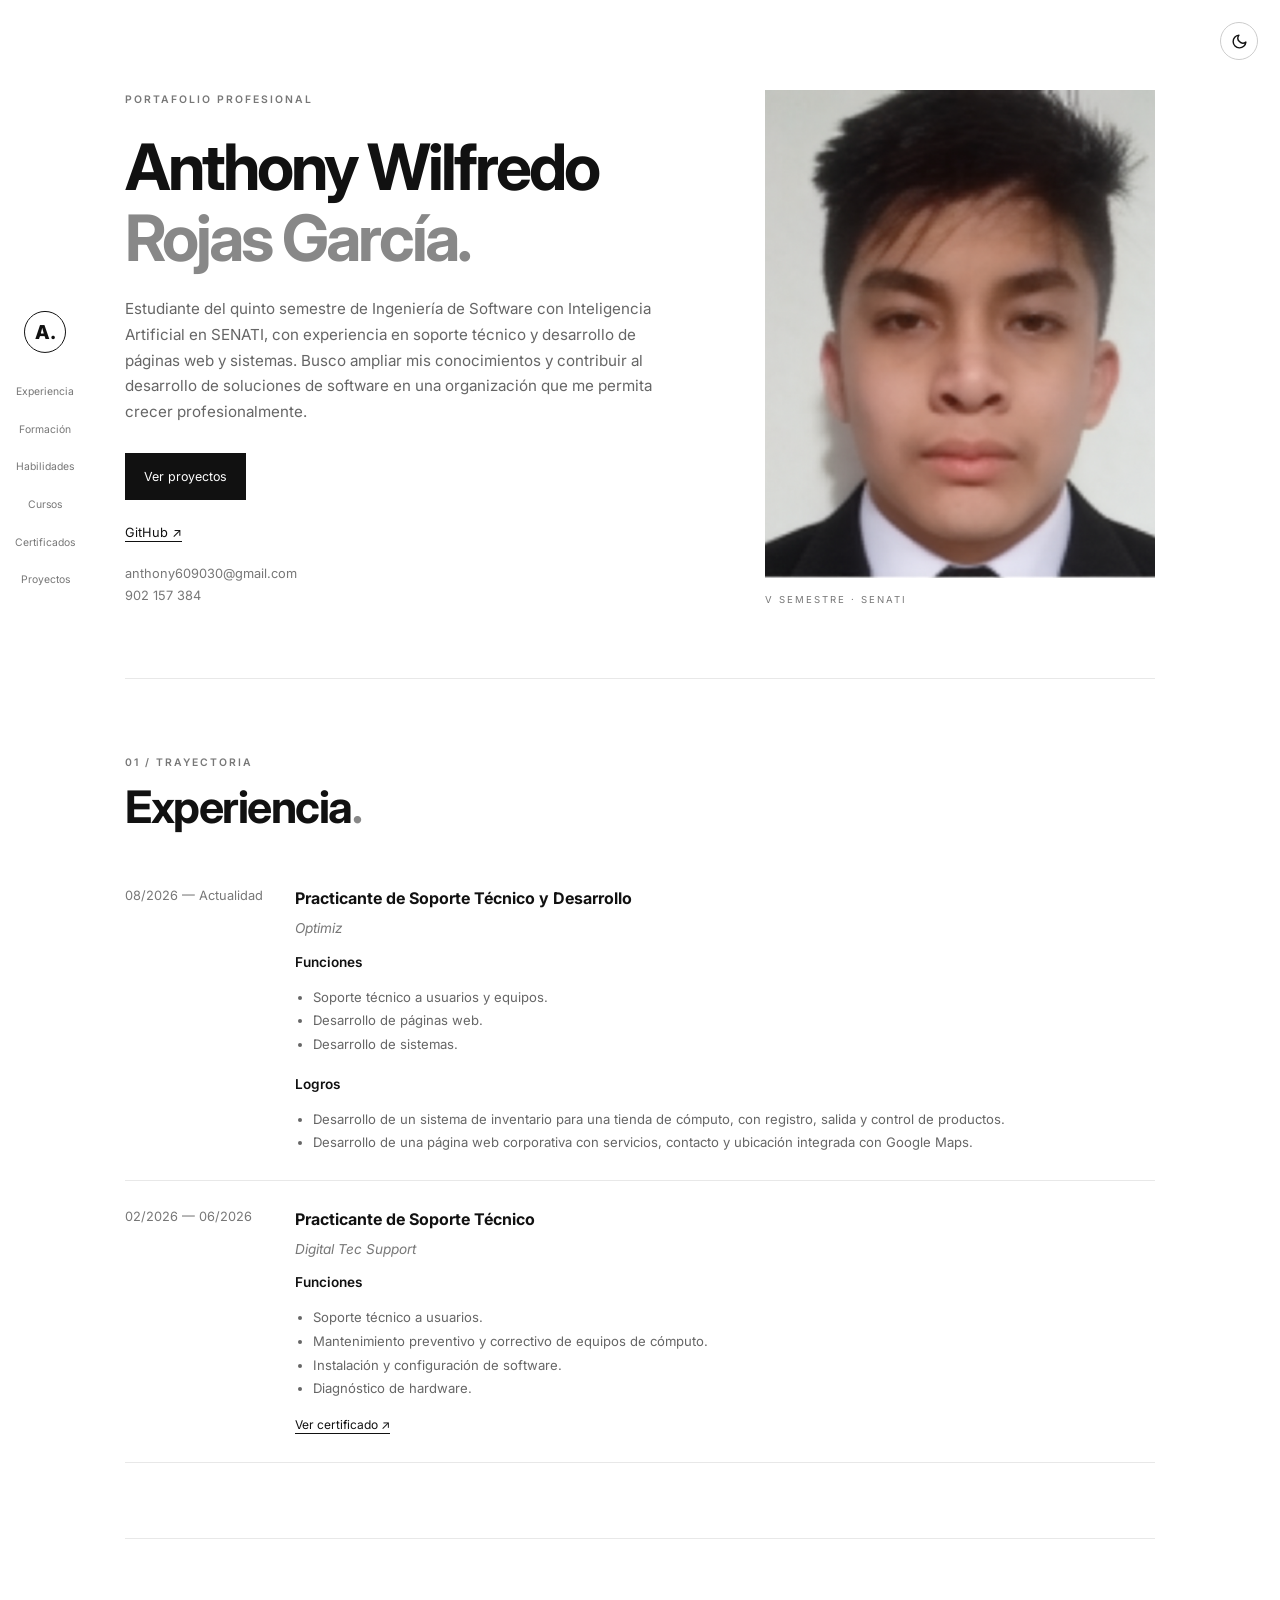
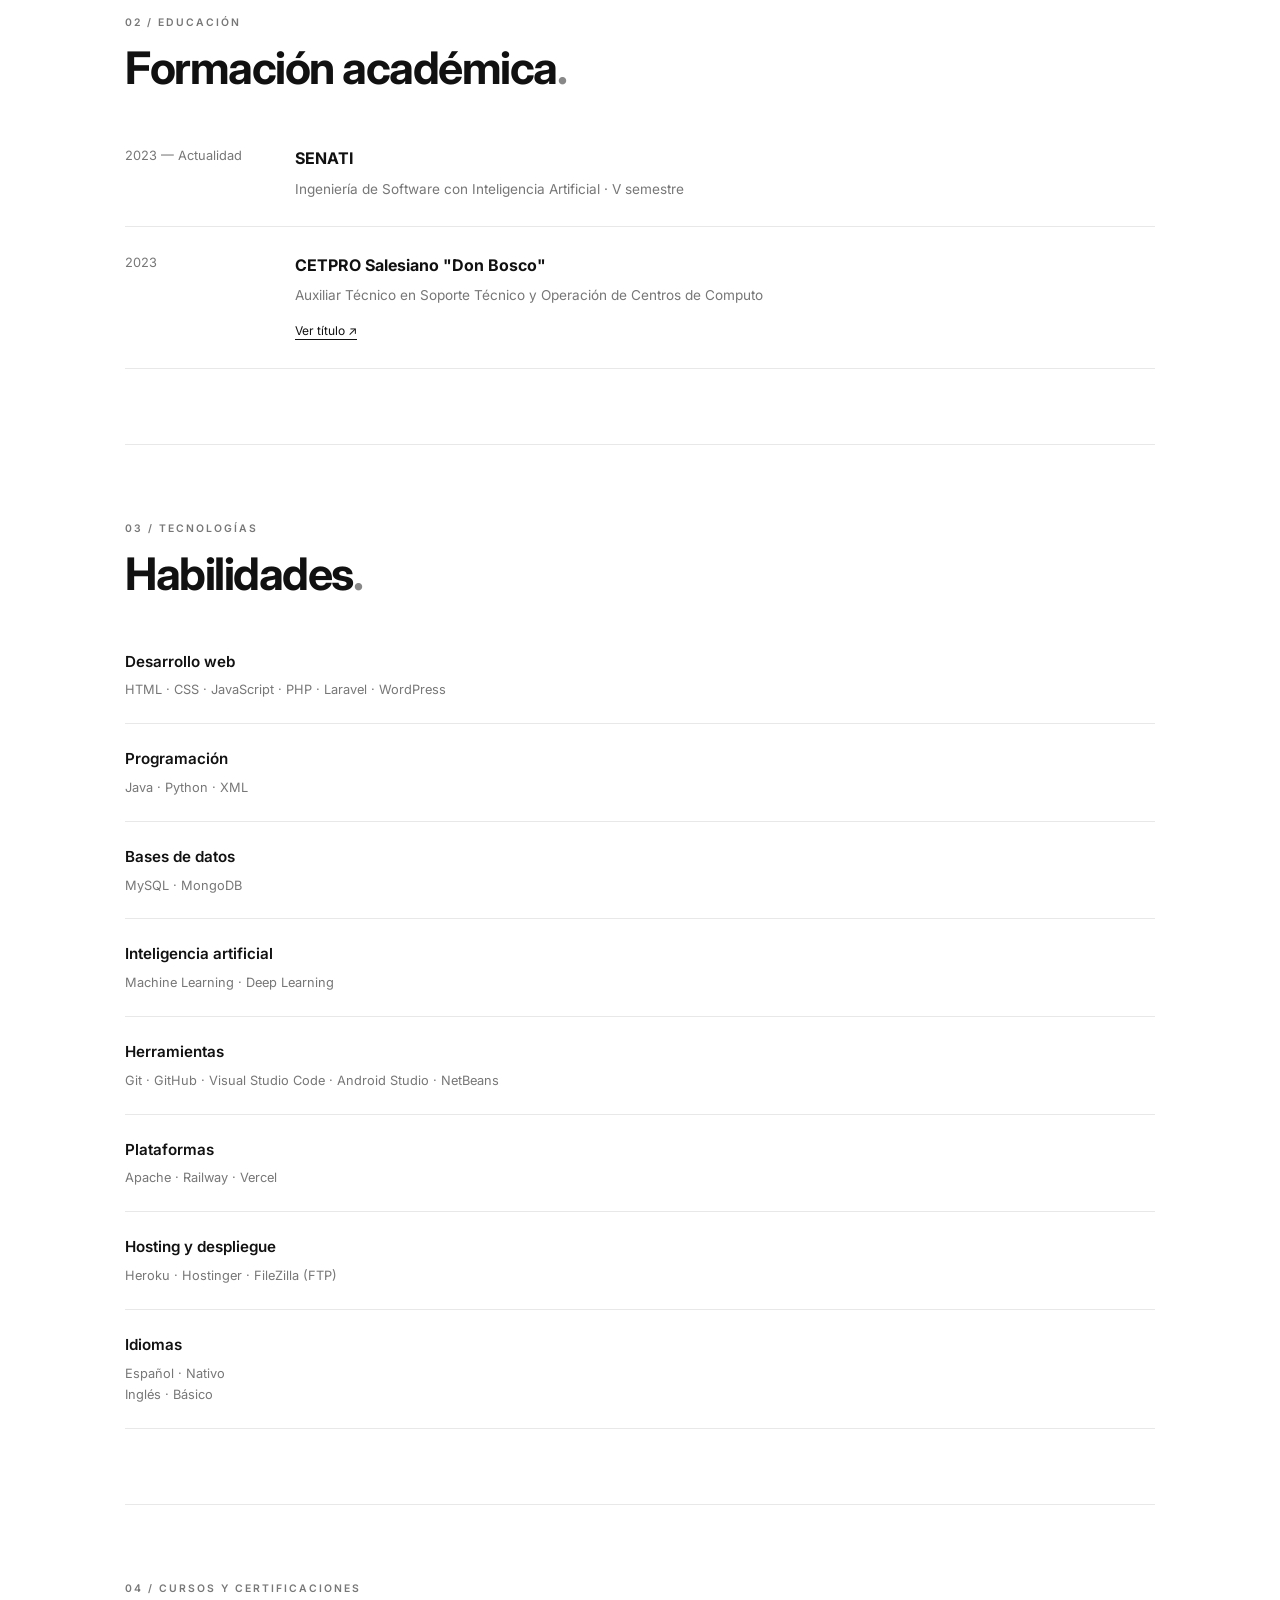
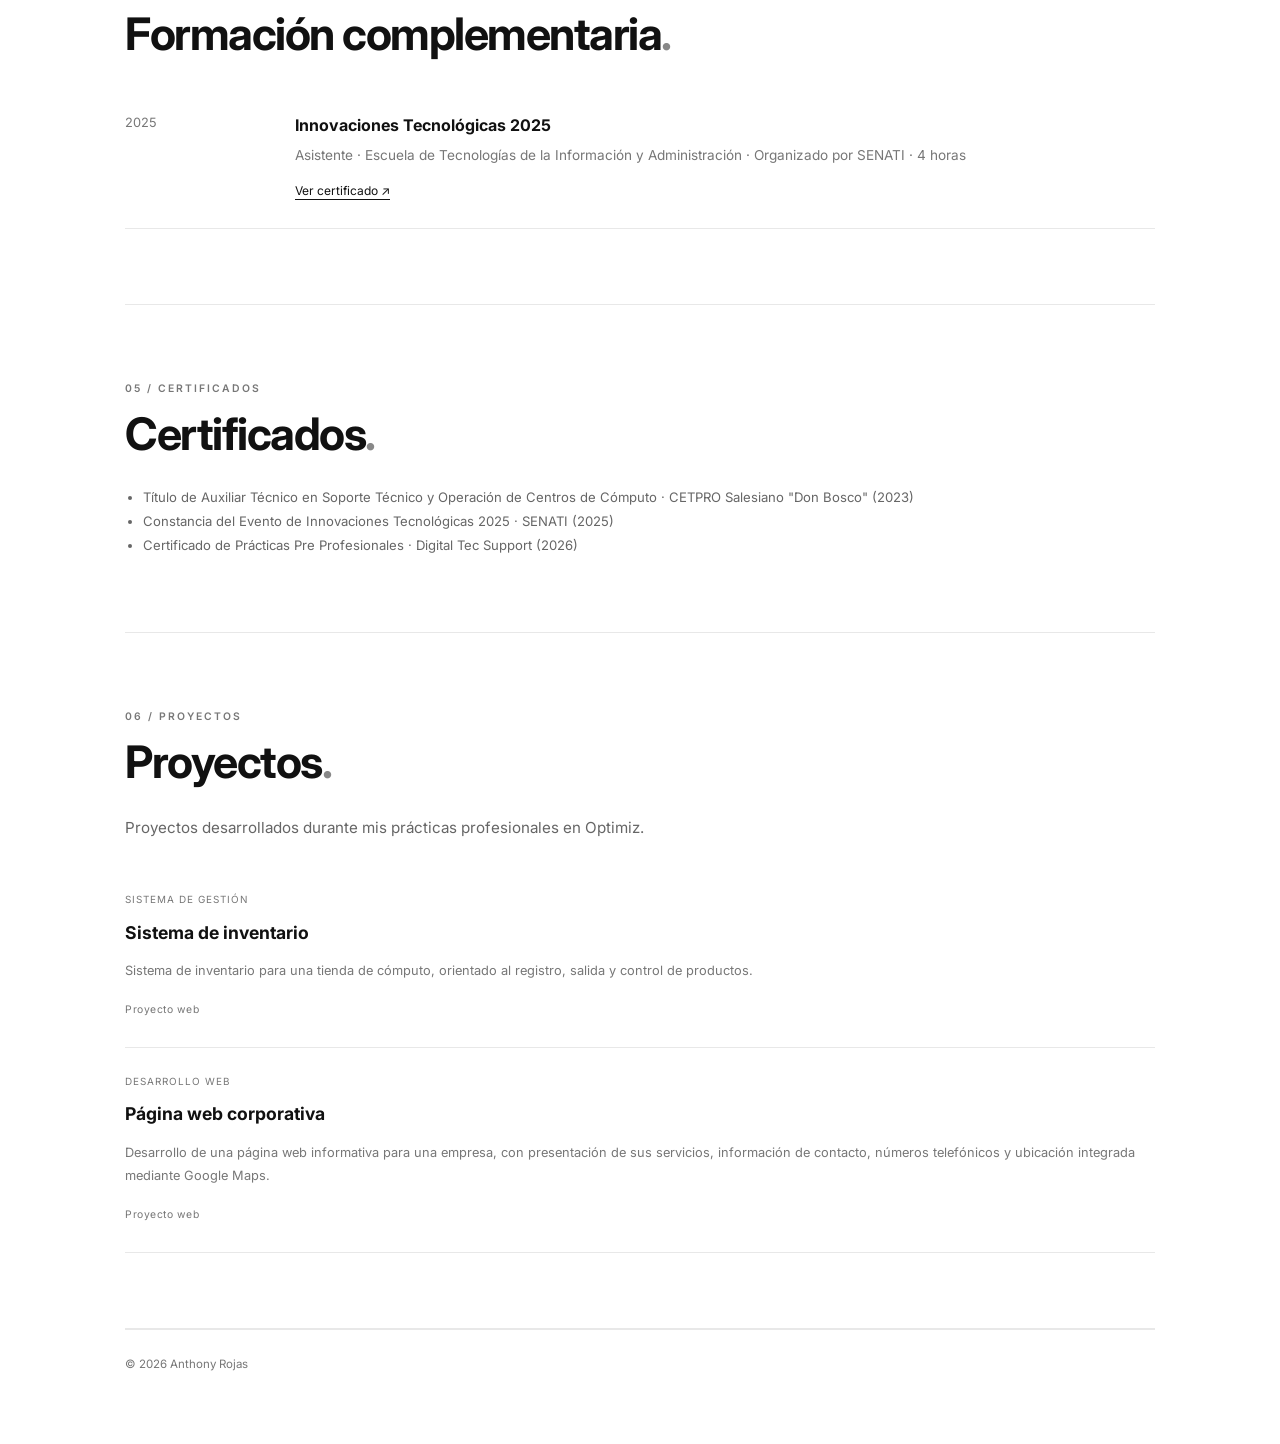
<file: index.html>
<!DOCTYPE html>
<html lang="es">
<head>
    <meta charset="UTF-8">
    <meta name="viewport" content="width=device-width, initial-scale=1.0">
    <title>Anthony Rojas | Portafolio Profesional</title>
    <link rel="preconnect" href="https://fonts.googleapis.com">
    <link href="https://fonts.googleapis.com/css2?family=Inter:wght@400;500;600;700;800&display=swap" rel="stylesheet">
    <link rel="stylesheet" href="./css/base.css">
    <link rel="stylesheet" href="./css/intro.css">
    <link rel="stylesheet" href="./css/layout.css">
    <link rel="stylesheet" href="./css/sections.css">
    <link rel="stylesheet" href="./css/responsive.css">
    <link rel="stylesheet" href="./css/print.css" media="print">
    <script src="./js/theme.js"></script>
</head>
<body>

    <div class="intro">
        <div class="ball">
            <img src="./assets/images/profile.png" alt="Foto de Anthony Rojas">
        </div>
        <h1>Anthony Rojas<span>.</span></h1>
        <p>SOFTWARE · IA · DESARROLLO WEB</p>
    </div>

    <button class="theme-toggle" type="button" aria-label="Cambiar tema">
        <svg class="icon-moon" viewBox="0 0 24 24" aria-hidden="true"><path d="M21 12.8A9 9 0 1 1 11.2 3a7 7 0 0 0 9.8 9.8z"/></svg>
        <svg class="icon-sun" viewBox="0 0 24 24" aria-hidden="true"><circle cx="12" cy="12" r="4"/><path d="M12 2v2M12 20v2M4.9 4.9l1.4 1.4M17.7 17.7l1.4 1.4M2 12h2M20 12h2M4.9 19.1l1.4-1.4M17.7 6.3l1.4-1.4"/></svg>
    </button>

    <nav class="sidebar">
        <a href="#inicio" class="brand">A.</a>
        <a href="#experiencia">Experiencia</a>
        <a href="#formacion">Formación</a>
        <a href="#habilidades">Habilidades</a>
        <a href="#complementaria">Cursos</a>
        <a href="#certificados">Certificados</a>
        <a href="#proyectos">Proyectos</a>
    </nav>

    <main class="portfolio" id="inicio">

        <header class="hero">
            <div class="hero-text">
                <p class="eyebrow">PORTAFOLIO PROFESIONAL</p>
                <h1>Anthony Wilfredo<br><span>Rojas García.</span></h1>
                <p class="hero-summary">
                    Estudiante del quinto semestre de Ingeniería de Software con
                    Inteligencia Artificial en SENATI, con experiencia en soporte
                    técnico y desarrollo de páginas web y sistemas. Busco ampliar
                    mis conocimientos y contribuir al desarrollo de soluciones de
                    software en una organización que me permita crecer
                    profesionalmente.
                </p>

                <div class="actions">
                    <a href="#proyectos" class="button button-dark">Ver proyectos</a>
                </div>

                <a href="https://github.com/AnthonyWRG-60" class="github" target="_blank" rel="noopener noreferrer">GitHub ↗</a>

                <ul class="hero-contact">
                    <li><a href="mailto:anthony609030@gmail.com">anthony609030@gmail.com</a></li>
                    <li><a href="tel:+51902157384">902 157 384</a></li>
                </ul>
            </div>

            <div class="hero-image">
                <div class="image-frame">
                    <img src="./assets/images/profile.png" alt="Foto de Anthony">
                </div>
                <span class="image-label">V SEMESTRE · SENATI</span>
            </div>
        </header>

        <section class="section" id="experiencia">
            <p class="eyebrow">01 / TRAYECTORIA</p>
            <h2>Experiencia<span>.</span></h2>

            <div class="timeline">
                <div class="timeline-item">
                    <span>08/2026 — Actualidad</span>
                    <div>
                        <h3>Practicante de Soporte Técnico y Desarrollo</h3>
                        <p class="company">Optimiz</p>
                        <p class="list-title">Funciones</p>
                        <ul class="bullets">
                            <li>Soporte técnico a usuarios y equipos.</li>
                            <li>Desarrollo de páginas web.</li>
                            <li>Desarrollo de sistemas.</li>
                        </ul>
                        <p class="list-title">Logros</p>
                        <ul class="bullets">
                            <li>Desarrollo de un sistema de inventario para una tienda de cómputo, con registro, salida y control de productos.</li>
                            <li>Desarrollo de una página web corporativa con servicios, contacto y ubicación integrada con Google Maps.</li>
                        </ul>
                    </div>
                </div>

                <div class="timeline-item">
                    <span>02/2026 — 06/2026</span>
                    <div>
                        <h3>Practicante de Soporte Técnico</h3>
                        <p class="company">Digital Tec Support</p>
                        <p class="list-title">Funciones</p>
                        <ul class="bullets">
                            <li>Soporte técnico a usuarios.</li>
                            <li>Mantenimiento preventivo y correctivo de equipos de cómputo.</li>
                            <li>Instalación y configuración de software.</li>
                            <li>Diagnóstico de hardware.</li>
                        </ul>
                        <a class="cert-link" href="./assets/certificates/digitaltec-internship.pdf" target="_blank" rel="noopener noreferrer">Ver certificado ↗</a>
                    </div>
                </div>
            </div>
        </section>

        <section class="section" id="formacion">
            <p class="eyebrow">02 / EDUCACIÓN</p>
            <h2>Formación académica<span>.</span></h2>

            <div class="timeline">
                <div class="timeline-item">
                    <span>2023 — Actualidad</span>
                    <div>
                        <h3>SENATI</h3>
                        <p>Ingeniería de Software con Inteligencia Artificial · V semestre</p>
                    </div>
                </div>

                <div class="timeline-item">
                    <span>2023</span>
                    <div>
                        <h3>CETPRO Salesiano "Don Bosco"</h3>
                        <p>Auxiliar Técnico en Soporte Técnico y Operación de Centros de Computo</p>
                        <a class="cert-link" href="./assets/certificates/cetpro-title.pdf" target="_blank" rel="noopener noreferrer">Ver título ↗</a>
                    </div>
                </div>
            </div>
        </section>

        <section class="section" id="habilidades">
            <p class="eyebrow">03 / TECNOLOGÍAS</p>
            <h2>Habilidades<span>.</span></h2>

            <div class="skills">
                <article>
                    <h3>Desarrollo web</h3>
                    <p>HTML · CSS · JavaScript · PHP · Laravel · WordPress</p>
                </article>

                <article>
                    <h3>Programación</h3>
                    <p>Java · Python · XML</p>
                </article>

                <article>
                    <h3>Bases de datos</h3>
                    <p>MySQL · MongoDB</p>
                </article>

                <article>
                    <h3>Inteligencia artificial</h3>
                    <p>Machine Learning · Deep Learning</p>
                </article>

                <article>
                    <h3>Herramientas</h3>
                    <p>Git · GitHub · Visual Studio Code · Android Studio · NetBeans</p>
                </article>

                <article>
                    <h3>Plataformas</h3>
                    <p>Apache · Railway · Vercel</p>
                </article>

                <article>
                    <h3>Hosting y despliegue</h3>
                    <p>Heroku · Hostinger · FileZilla (FTP)</p>
                </article>

                <article>
                    <h3>Idiomas</h3>
                    <p>Español · Nativo<br>Inglés · Básico</p>
                </article>
            </div>
        </section>

        <section class="section" id="complementaria">
            <p class="eyebrow">04 / CURSOS Y CERTIFICACIONES</p>
            <h2>Formación complementaria<span>.</span></h2>

            <div class="timeline">
                <div class="timeline-item">
                    <span>2025</span>
                    <div>
                        <h3>Innovaciones Tecnológicas 2025</h3>
                        <p>Asistente · Escuela de Tecnologías de la Información y Administración · Organizado por SENATI · 4 horas</p>
                        <a class="cert-link" href="./assets/certificates/innovations-2025.pdf" target="_blank" rel="noopener noreferrer">Ver certificado ↗</a>
                    </div>
                </div>
            </div>
        </section>

        <section class="section" id="certificados">
            <p class="eyebrow">05 / CERTIFICADOS</p>
            <h2>Certificados<span>.</span></h2>

            <ul class="bullets cert-list">
                <li>Título de Auxiliar Técnico en Soporte Técnico y Operación de Centros de Cómputo · CETPRO Salesiano "Don Bosco" (2023)</li>
                <li>Constancia del Evento de Innovaciones Tecnológicas 2025 · SENATI (2025)</li>
                <li>Certificado de Prácticas Pre Profesionales · Digital Tec Support (2026)</li>
            </ul>
        </section>

        <section class="section" id="proyectos">
            <p class="eyebrow">06 / PROYECTOS</p>
            <h2>Proyectos<span>.</span></h2>
            <p class="section-text projects-description">
                Proyectos desarrollados durante mis prácticas profesionales en Optimiz.
            </p>

            <div class="projects">
                <article class="project">
                    <div class="project-info">
                        <p>SISTEMA DE GESTIÓN</p>
                        <h3>Sistema de inventario</h3>
                        <p class="project-description">
                            Sistema de inventario para una tienda de cómputo,
                            orientado al registro, salida y control de productos.
                        </p>
                        <span class="project-status">Proyecto web</span>
                    </div>
                </article>

                <article class="project">
                    <div class="project-info">
                        <p>DESARROLLO WEB</p>
                        <h3>Página web corporativa</h3>
                        <p class="project-description">
                            Desarrollo de una página web informativa
                            para una empresa, con presentación de sus
                            servicios, información de contacto, números
                            telefónicos y ubicación integrada mediante
                            Google Maps.
                        </p>
                        <span class="project-status">Proyecto web</span>
                    </div>
                </article>
            </div>
        </section>

        <footer>
            <span>© 2026 Anthony Rojas</span>
        </footer>

    </main>
</body>
</html>
</file>
<file: css/base.css>
:root {
    color-scheme: light;
    --bg: #ffffff;
    --text: #111111;
    --black: #111111;
    --muted: #777777;
    --body: #666666;
    --accent: #888888;
    --line: #e8e8e8;
    --line-strong: #cccccc;
    --soft: #f0f0f0;
    --hover: #444444;
    --glass: rgba(255, 255, 255, 0.9);
    --dot: rgba(0, 0, 0, 0.25);
    --shadow: rgba(0, 0, 0, 0.07);
}

:root[data-theme="dark"] {
    color-scheme: dark;
    --bg: #0e0e0e;
    --text: #f2f2f2;
    --black: #f2f2f2;
    --muted: #8a8a8a;
    --body: #a8a8a8;
    --accent: #6f6f6f;
    --line: #262626;
    --line-strong: #444444;
    --soft: #1a1a1a;
    --hover: #bdbdbd;
    --glass: rgba(14, 14, 14, 0.85);
    --dot: rgba(255, 255, 255, 0.3);
    --shadow: rgba(0, 0, 0, 0.5);
}

* {
    margin: 0;
    padding: 0;
    box-sizing: border-box;
}

html {
    scroll-behavior: smooth;
    scroll-padding-top: 30px;
}

body {
    font-family: 'Inter', sans-serif;
    background: var(--bg);
    color: var(--text);
    line-height: 1.7;
    overflow-x: hidden;
    transition: background-color 0.4s ease, color 0.4s ease;
}

a {
    color: inherit;
    text-decoration: none;
}

::selection {
    background: var(--black);
    color: var(--bg);
}

@media (prefers-reduced-motion: reduce) {
    *,
    *::before,
    *::after {
        animation-duration: 0.01ms !important;
        animation-iteration-count: 1 !important;
        transition-duration: 0.01ms !important;
        scroll-behavior: auto !important;
    }
}
</file>
<file: css/intro.css>
﻿.intro {
    --ease: cubic-bezier(0.22, 1, 0.36, 1);
    position: fixed;
    inset: 0;
    z-index: 1000;
    display: flex;
    flex-direction: column;
    justify-content: center;
    align-items: center;
    background: var(--bg);
    animation: intro-out 1s var(--ease) 3.2s forwards;
    pointer-events: none;
}

.intro .ball {
    width: 100px;
    height: 100px;
    position: relative;
    margin-bottom: 50px;
    border-radius: 50%;
    opacity: 0;
    will-change: transform, opacity;
    animation: photo-circle 1.1s var(--ease) 0.2s forwards;
}

.intro .ball::before {
    content: "";
    position: absolute;
    inset: -16px;
    border-radius: 50%;
    background: conic-gradient(from 0deg, transparent 0%, var(--black) 100%);
    -webkit-mask: radial-gradient(farthest-side, transparent calc(100% - 2px), #000 calc(100% - 1px));
    mask: radial-gradient(farthest-side, transparent calc(100% - 2px), #000 calc(100% - 1px));
    will-change: transform;
    animation: circle-spin 1.8s linear infinite;
}

.intro .ball::after {
    content: "";
    position: absolute;
    inset: -16px;
    border: 1px solid var(--line-strong);
    border-radius: 50%;
    will-change: transform, opacity;
    animation: ring-pulse 2.4s ease-out 1s infinite;
}

.intro img {
    position: absolute;
    width: 100px;
    height: 100px;
    top: 50%;
    left: 50%;
    transform: translate(-50%, -50%) scale(0.85);
    object-fit: cover;
    border-radius: 50%;
    opacity: 0;
    will-change: transform, opacity;
    animation: photo-appear 1s var(--ease) 0.6s forwards;
}

.intro h1 {
    font-size: clamp(2rem, 6vw, 3.5rem);
    font-weight: 700;
    letter-spacing: -2px;
    opacity: 0;
    animation: text-appear 1s var(--ease) 1.1s forwards;
}

.intro h1 span,
.hero h1 span,
.section h2 span {
    color: var(--accent);
}

.intro > p {
    margin-top: 8px;
    color: var(--muted);
    font-size: 0.65rem;
    letter-spacing: 3px;
    opacity: 0;
    animation: text-appear 1s var(--ease) 1.4s forwards;
}

@keyframes photo-circle {
    from { opacity: 0; transform: scale(0.7); }
    to   { opacity: 1; transform: scale(1); }
}

@keyframes circle-spin {
    to { transform: rotate(360deg); }
}

@keyframes ring-pulse {
    from { transform: scale(1); opacity: 0.7; }
    to   { transform: scale(1.6); opacity: 0; }
}

@keyframes photo-appear {
    from { opacity: 0; transform: translate(-50%, -50%) scale(0.85); }
    to   { opacity: 1; transform: translate(-50%, -50%) scale(1); }
}

@keyframes text-appear {
    from { opacity: 0; transform: translateY(18px); }
    to   { opacity: 1; transform: translateY(0); }
}

@keyframes intro-out {
    to { opacity: 0; transform: scale(1.04); visibility: hidden; }
}
</file>
<file: css/layout.css>
﻿.portfolio {
    max-width: 1100px;
    margin: auto;
    padding: 45px 35px;
    opacity: 0;
    animation: text-appear 1.1s cubic-bezier(0.22, 1, 0.36, 1) 3.5s forwards;
}

.sidebar {
    position: fixed;
    top: 50%;
    left: max(15px, calc((100vw - 1100px) / 2 - 75px));
    transform: translateY(-50%);
    display: flex;
    flex-direction: column;
    align-items: center;
    gap: 20px;
    z-index: 10;
}

.sidebar a {
    color: var(--muted);
    font-size: 0.65rem;
    transition: color 0.25s ease;
}

.sidebar a:hover {
    color: var(--text);
}

.sidebar .brand {
    display: grid;
    place-items: center;
    width: 42px;
    height: 42px;
    border: 1px solid var(--black);
    border-radius: 50%;
    color: var(--black);
    font-size: 1.2rem;
    font-weight: 800;
    margin-bottom: 10px;
    transition: background 0.25s, color 0.25s;
}

.sidebar .brand:hover {
    background: var(--black);
    color: var(--bg);
}

.theme-toggle {
    position: fixed;
    top: 22px;
    right: 22px;
    z-index: 20;
    display: grid;
    place-items: center;
    width: 38px;
    height: 38px;
    border: 1px solid var(--line-strong);
    border-radius: 50%;
    background: var(--bg);
    color: var(--text);
    cursor: pointer;
    transition: transform 0.3s ease, background-color 0.4s ease, border-color 0.4s ease;
}

.theme-toggle:hover {
    transform: rotate(20deg) scale(1.08);
}

.theme-toggle svg {
    width: 17px;
    height: 17px;
    fill: none;
    stroke: currentColor;
    stroke-width: 2;
    stroke-linecap: round;
    stroke-linejoin: round;
}

.theme-toggle .icon-sun { display: none; }

:root[data-theme="dark"] .theme-toggle .icon-sun { display: block; }
:root[data-theme="dark"] .theme-toggle .icon-moon { display: none; }

.hero {
    display: grid;
    grid-template-columns: 1.2fr 0.8fr;
    align-items: center;
    gap: 55px;
    min-height: 530px;
    padding: 45px 0 70px;
    border-bottom: 1px solid var(--line);
}

.eyebrow {
    color: var(--muted);
    font-size: 0.65rem;
    letter-spacing: 2px;
    font-weight: 600;
}

.hero h1 {
    margin: 22px 0;
    font-size: clamp(2.5rem, 5vw, 4rem);
    line-height: 1.12;
    letter-spacing: -3px;
    font-weight: 700;
}

.hero-summary {
    max-width: 560px;
    color: var(--body);
    font-size: 0.95rem;
}

.actions {
    display: flex;
    flex-wrap: wrap;
    gap: 10px;
    margin-top: 28px;
}

.button {
    display: inline-flex;
    justify-content: center;
    align-items: center;
    padding: 12px 18px;
    font-size: 0.78rem;
    border: 1px solid var(--black);
    transition: background 0.25s ease, color 0.25s ease, transform 0.25s ease;
}

.button-dark {
    color: var(--bg);
    background: var(--black);
}

.button-dark:hover {
    background: var(--hover);
    transform: translateY(-2px);
}

.github {
    display: inline-block;
    margin-top: 22px;
    font-size: 0.8rem;
    text-decoration: underline;
    text-underline-offset: 4px;
}

.hero-contact {
    list-style: none;
    margin-top: 18px;
    font-size: 0.8rem;
    color: var(--muted);
}

.hero-contact a:hover {
    color: var(--text);
}

.hero-image {
    width: 100%;
}

.image-frame img {
    display: block;
    width: 100%;
    aspect-ratio: 4 / 5;
    object-fit: cover;
}

.image-label {
    display: block;
    margin-top: 14px;
    color: var(--muted);
    font-size: 0.6rem;
    letter-spacing: 2px;
}

footer {
    display: flex;
    justify-content: space-between;
    flex-wrap: wrap;
    gap: 15px;
    padding: 25px 0;
    border-top: 1px solid var(--line);
    color: var(--muted);
    font-size: 0.72rem;
}
</file>
<file: css/sections.css>
﻿.section {
    padding: 75px 0;
    border-bottom: 1px solid var(--line);
    scroll-margin-top: 25px;
}

.section h2 {
    margin: 10px 0 25px;
    font-size: clamp(2rem, 4vw, 2.8rem);
    line-height: 1.2;
    letter-spacing: -1.5px;
}

.section-text {
    max-width: 720px;
    color: var(--body);
    font-size: 0.95rem;
}

.skills {
    display: flex;
    flex-direction: column;
}

.skills article {
    padding: 22px 0;
    border-bottom: 1px solid var(--line);
    transition: padding-left 0.25s ease;
}

.skills article:hover {
    padding-left: 8px;
}

.skills h3 {
    font-size: 0.95rem;
    font-weight: 600;
}

.skills p {
    margin-top: 5px;
    color: var(--muted);
    font-size: 0.8rem;
}

.projects-description {
    margin-bottom: 25px;
}

.projects {
    display: flex;
    flex-direction: column;
}

.project {
    padding: 25px 0;
    border-bottom: 1px solid var(--line);
}

.project-info > p:first-child {
    color: var(--muted);
    font-size: 0.62rem;
    letter-spacing: 1px;
}

.project-info h3 {
    margin: 10px 0;
    font-size: 1.1rem;
}

.project-description {
    margin: 12px 0;
    color: var(--muted);
    font-size: 0.8rem;
    line-height: 1.8;
}

.project-status {
    display: inline-block;
    margin-top: 4px;
    color: var(--muted);
    font-size: 0.65rem;
    letter-spacing: 0.5px;
}

.timeline-item {
    display: grid;
    grid-template-columns: 150px 1fr;
    gap: 20px;
    padding: 25px 0;
    border-bottom: 1px solid var(--line);
}

.timeline-item > span {
    color: var(--muted);
    font-size: 0.8rem;
}

.timeline-item h3 {
    font-size: 1rem;
}

.timeline-item p {
    margin-top: 5px;
    color: var(--muted);
    font-size: 0.85rem;
}

.timeline-item .company {
    font-style: italic;
}

.cert-list {
    margin-top: 0;
}

.cert-link {
    display: inline-block;
    margin-top: 14px;
    font-size: 0.75rem;
    text-decoration: underline;
    text-underline-offset: 4px;
    transition: opacity 0.2s ease;
}

.cert-link:hover {
    opacity: 0.6;
}

.bullets {
    margin: 12px 0 0 18px;
    color: var(--body);
    font-size: 0.82rem;
    line-height: 1.8;
}

.timeline-item .list-title {
    margin-top: 16px;
    color: var(--text);
    font-weight: 600;
}

.timeline-item .company + .list-title {
    margin-top: 10px;
}
</file>
<file: css/responsive.css>
@media (max-width: 1000px) {
    .portfolio {
        padding: 30px;
    }

    .sidebar {
        position: static;
        transform: none;
        flex-direction: row;
        justify-content: center;
        flex-wrap: wrap;
        padding: 15px 10px;
        gap: 22px;
    }

    .sidebar .brand {
        margin: 0;
    }

    .hero {
        gap: 30px;
    }
}

@media (max-width: 650px) {
    .portfolio {
        padding: 20px;
    }

    .hero {
        grid-template-columns: 1fr;
        padding: 45px 0;
        gap: 35px;
    }

    .hero-image {
        max-width: 340px;
    }

    .timeline-item {
        grid-template-columns: 1fr;
        gap: 6px;
    }

    .hero h1 {
        font-size: 2.7rem;
        letter-spacing: -2px;
    }

    .section {
        padding: 55px 0;
    }

    .sidebar {
        gap: 14px;
    }

    .sidebar a {
        font-size: 0.62rem;
    }

    .intro h1 {
        letter-spacing: -1px;
    }

    .intro > p {
        font-size: 0.55rem;
        letter-spacing: 2px;
    }
}
</file>
<file: css/print.css>
@page {
    size: A4;
    margin: 12mm 14mm;
}

:root,
:root[data-theme="dark"] {
    color-scheme: light;
    --bg: #ffffff;
    --text: #111111;
    --black: #111111;
    --muted: #666666;
    --body: #444444;
    --accent: #888888;
    --line: #dddddd;
    --line-strong: #cccccc;
}

html {
    font-size: 14px;
}

body {
    line-height: 1.4;
}

.section h2 {
    break-after: avoid;
}

.skills p,
.timeline-item p,
.bullets {
    margin-top: 1px;
}

.timeline-item .list-title {
    margin-top: 6px;
}

.timeline-item .company + .list-title {
    margin-top: 4px;
}

.intro,
.sidebar,
.theme-toggle,
.actions,
.image-label,
.eyebrow,
.cert-link,
#proyectos,
footer {
    display: none !important;
}

.hero,
.section,
.timeline-item,
.skills article,
.project,
footer {
    border: 0 !important;
}

.portfolio {
    max-width: none;
    padding: 0;
    opacity: 1;
    animation: none;
}

.hero {
    grid-template-columns: 1fr 105px;
    align-items: start;
    gap: 24px;
    min-height: 0;
    padding: 0 0 6px;
}

.hero h1 {
    margin: 0 0 6px;
    font-size: 2rem;
    letter-spacing: -1px;
}

.hero-summary {
    max-width: none;
    font-size: 0.95rem;
}

.hero-image {
    max-width: 105px;
}

.github {
    margin-top: 8px;
}

.hero-contact {
    margin-top: 8px;
}

.section {
    padding: 10px 0;
    break-inside: auto;
}

.section h2 {
    margin: 0 0 4px;
    font-size: 1.35rem;
    letter-spacing: -0.5px;
}

.timeline-item {
    grid-template-columns: 130px 1fr;
    gap: 14px;
    padding: 4px 0;
    break-inside: avoid;
}

.skills article {
    padding: 3px 0;
}

.project {
    padding: 9px 0;
    break-inside: avoid;
}

.project-description {
    margin: 4px 0;
}

.bullets {
    line-height: 1.4;
}

.cert-link {
    margin-top: 6px;
}

footer {
    padding: 10px 0 0;
}

.cert-list {
    font-size: 0.95rem;
    line-height: 1.6;
}

#habilidades {
    break-inside: avoid;
}
</file>
